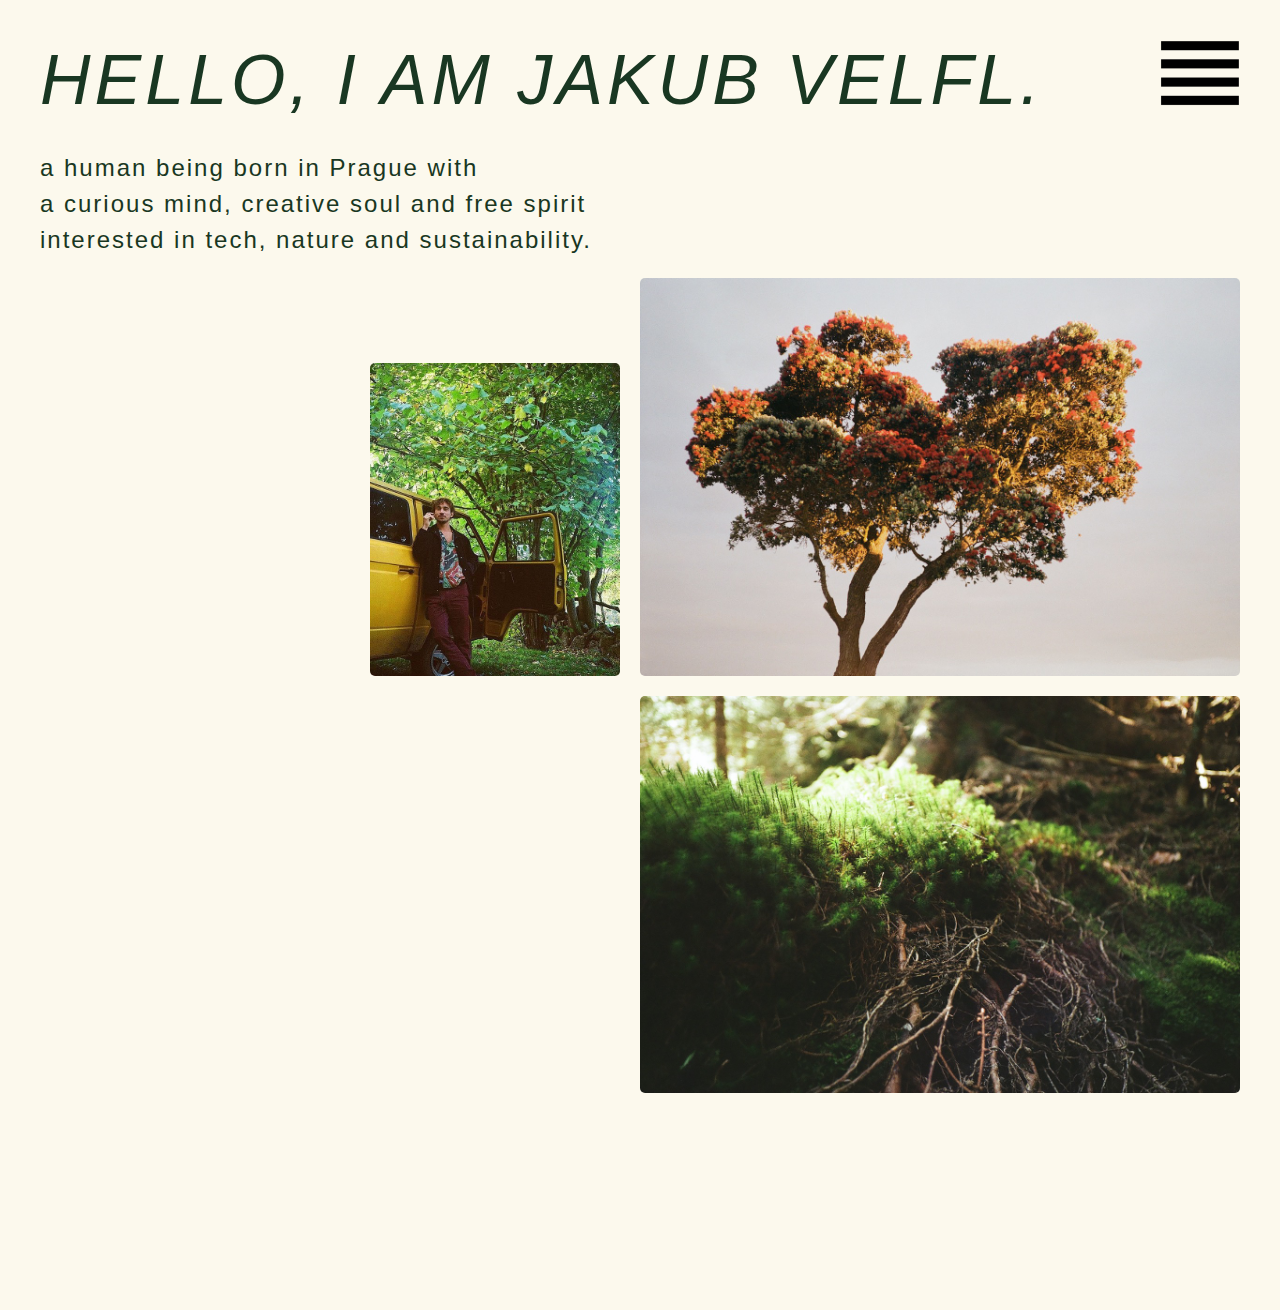
<file: index.html>
<!DOCTYPE html>
<html xmlns="http://www.w3.org/1999/xhtml">

<head>
	<meta http-equiv="Content-Type" content="text/html; charset=utf-8" />
	<meta name="viewport" content="width=device-width, initial-scale=1">
	<title>Jakub Velfl</title>
	<meta name="author" content="Jakub Velfl" />
	<meta name="description" content="Jakub's web" />
	<meta name="keywords" content="personal web, presentation, blog" />
	<meta name="Resource-type" content="Document" />
	<link rel="icon" type="image/png" href="./img/profile_logo.png" width="10px" height="10px">

	<link rel="stylesheet" type="text/css" href="style.css" />
	<script type="text/javascript" src="./jquery-2.1.4.min.js"></script>
	<script src="./jquery.sidr.min.js"></script>

	<script type="text/javascript">
		$(document).ready(function () {
			$('#simple-menu').sidr({
				side: 'right',
			});
			$('#btnClose').click(function () { // when 'btnClose' is clicked…
				$.sidr('close', 'sidr');  // close the div with the ID of "sidr"
			});
			$('#start').click(function () { // when 'btnClose' is clicked…
				$.sidr('close', 'sidr');  // close the div with the ID of "sidr"
			});
			$('body').click(function () {
				$.sidr('close', 'sidr');
			});
		});
	</script>
</head>

<body>
	
	<div class="container">
		<div class="navbar">
			<a class="menu no-border" id="simple-menu" href="#sidr"><img src="./img/ic_view_headline_black_48dp.png"
					id="btnMenu"></a>
		</div>
	</div>

	<div class="section">
		<div class="container">
			<h1 style="margin-right: auto; padding-top: 0.5rem">HELLO, I AM JAKUB VELFL.</h1>
			<div style="align-self: flex-end;">
			<h3>a human being born in Prague with</h3>
			<h3>a curious mind, creative soul and free spirit</h3>
			<h3>interested in tech, nature and sustainability.</h3>
			<div class="flex-row" style="align-items: flex-end; justify-content: right!important; justify-items: center; margin-left: -0.5rem; margin-right: -0.5rem; margin-bottom: 2.5rem; margin-top: 0.5rem">
				<img src="./img/kubavan.jpg" alt="kubavan" srcset="./img/kubavan.jpg" class="smaller" style="margin: 0.5rem; border-radius: 5px;">
				<img src="./img/tree.jpg" alt="tree" srcset="./img/tree.jpg" class="small" style="margin: 0.5rem; border-radius: 5px;">
				<img src="./img/moss.jpg" alt="moss" srcset="./img/moss.jpg" class="small" style="margin: 0.5rem; border-radius: 5px;">
			</div>
			</div>
			<div id="spotify" style="position: sticky; bottom: 1.8rem; right: 2rem; width: 20%; min-width: 300px; margin-left: auto;">
				<iframe style="border-radius:12px"
					src="https://open.spotify.com/embed/playlist/0JfaktvCfeWMbFufy5ytpd?utm_source=generator&theme=0"
					width="100%" height="152" frameBorder="0" allowfullscreen=""
					allow="autoplay; clipboard-write; encrypted-media; fullscreen; picture-in-picture" loading="lazy">
				</iframe>
			</div>
		</div>

	</div>
</body>

<nav id="sidr">
	<ul>
		<li><a class="no-border" href="./index.html">Home</a></li>
		<li><a class="no-border" href="./bio.html">Bio</a></li>
		<li><a class="no-border" href="./projects.html">Projects</a></li>
		<li><a class="no-border" href="./reflections.html">Reflections</a></li>
		<li><a class="no-border" href="./contact.html">Contact</a></li>
	</ul>
</nav>

</html>
</file>
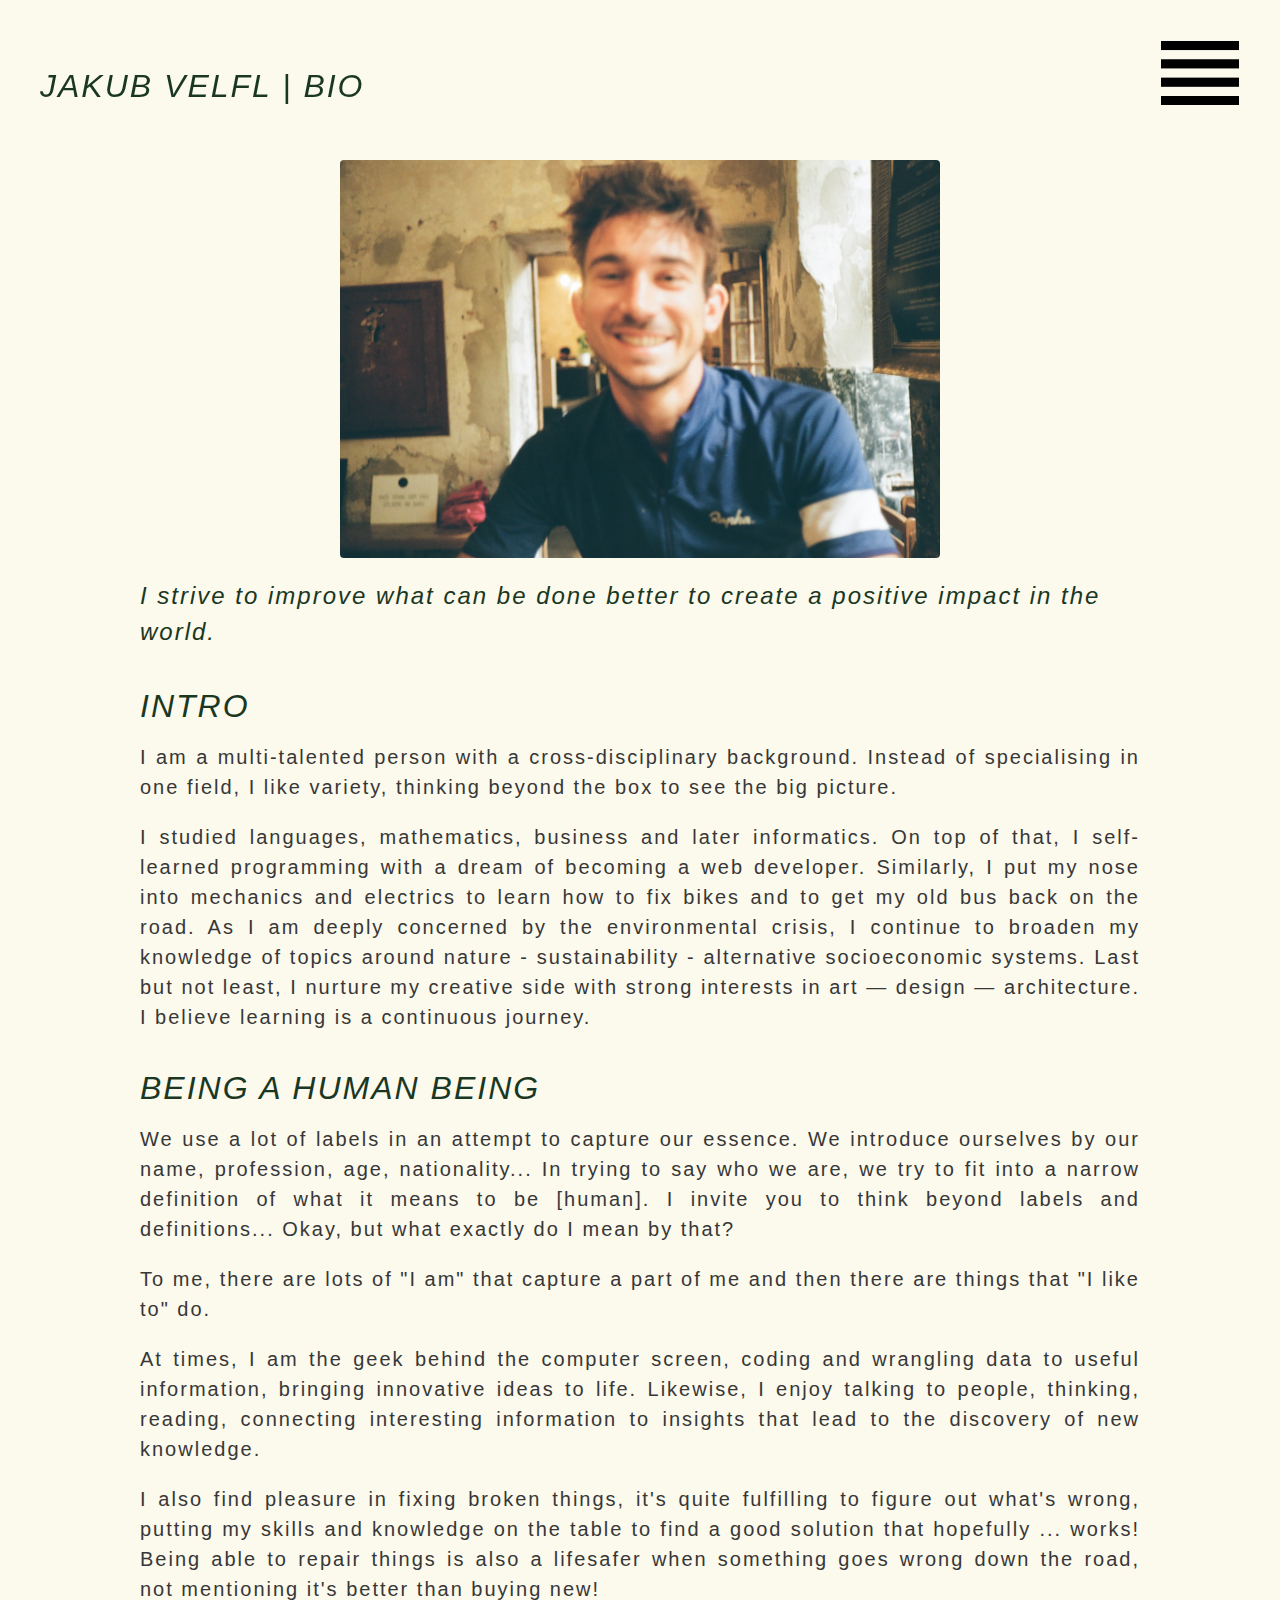
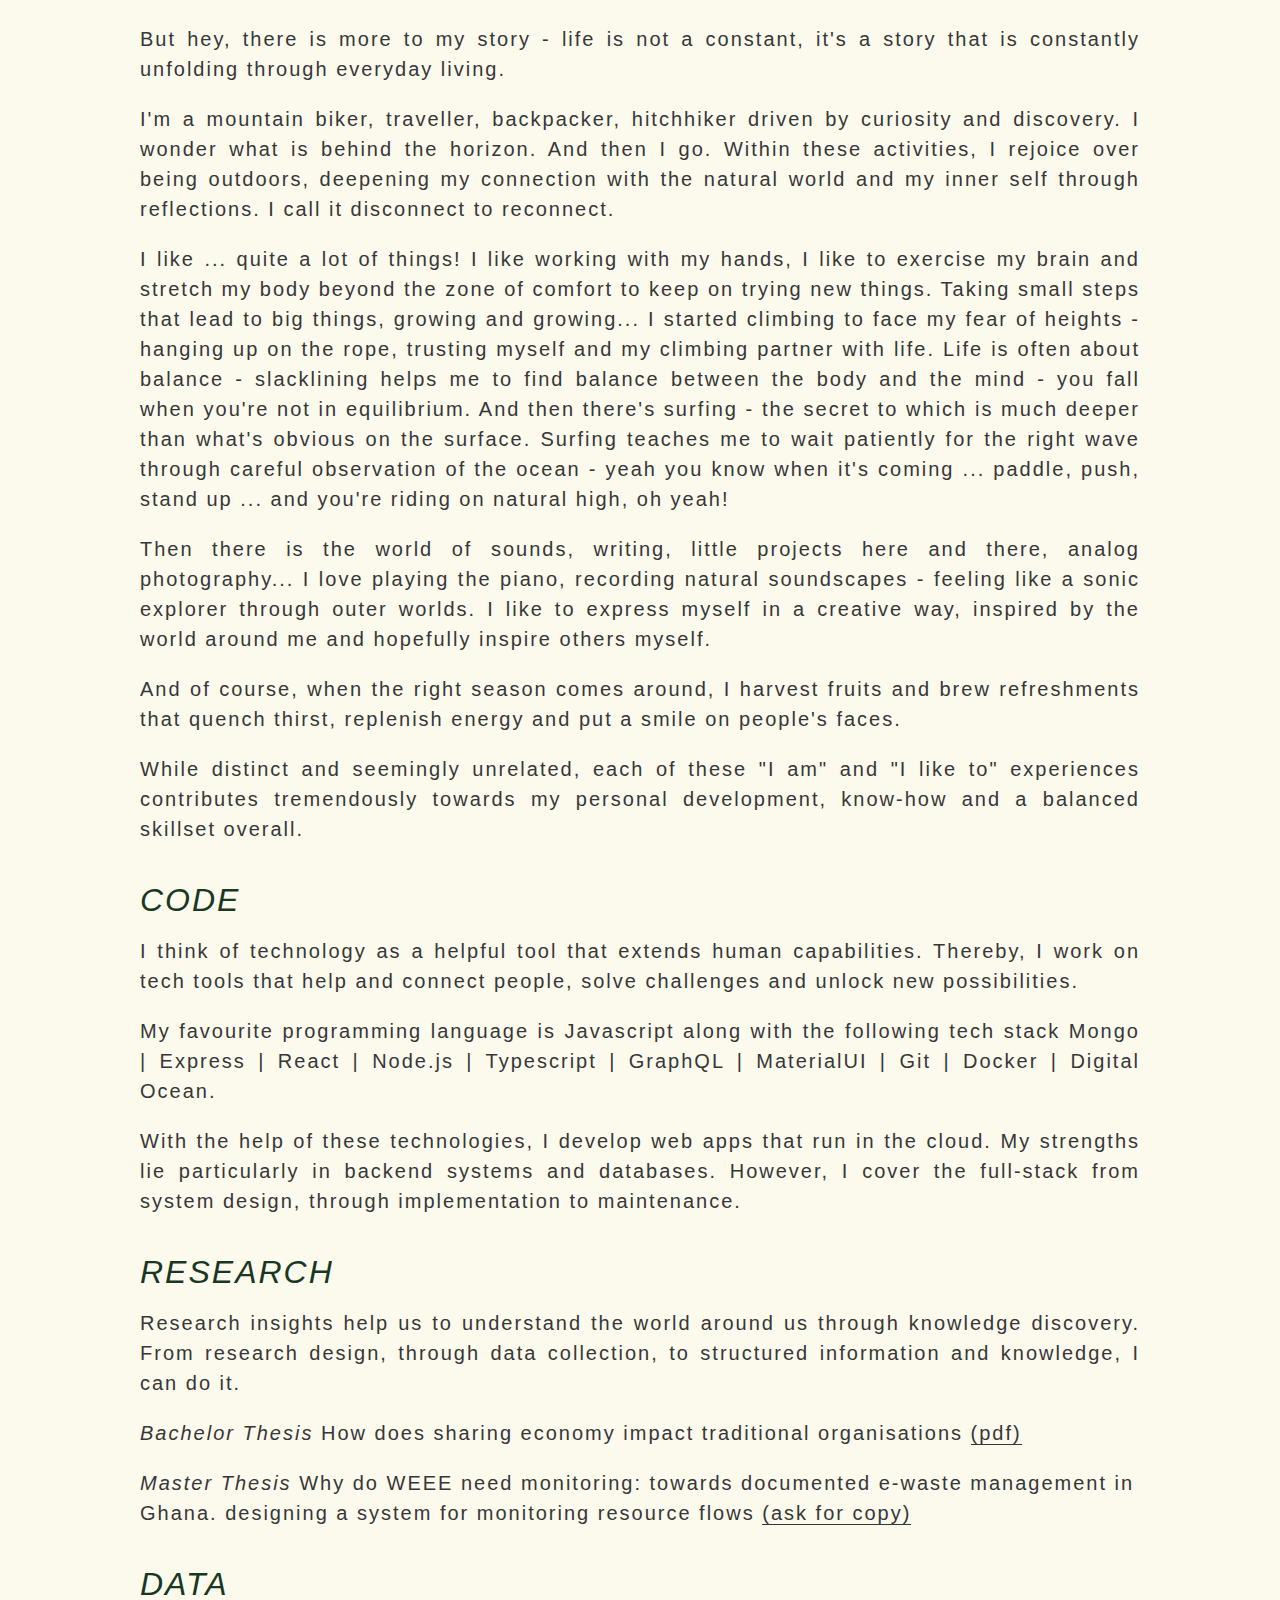
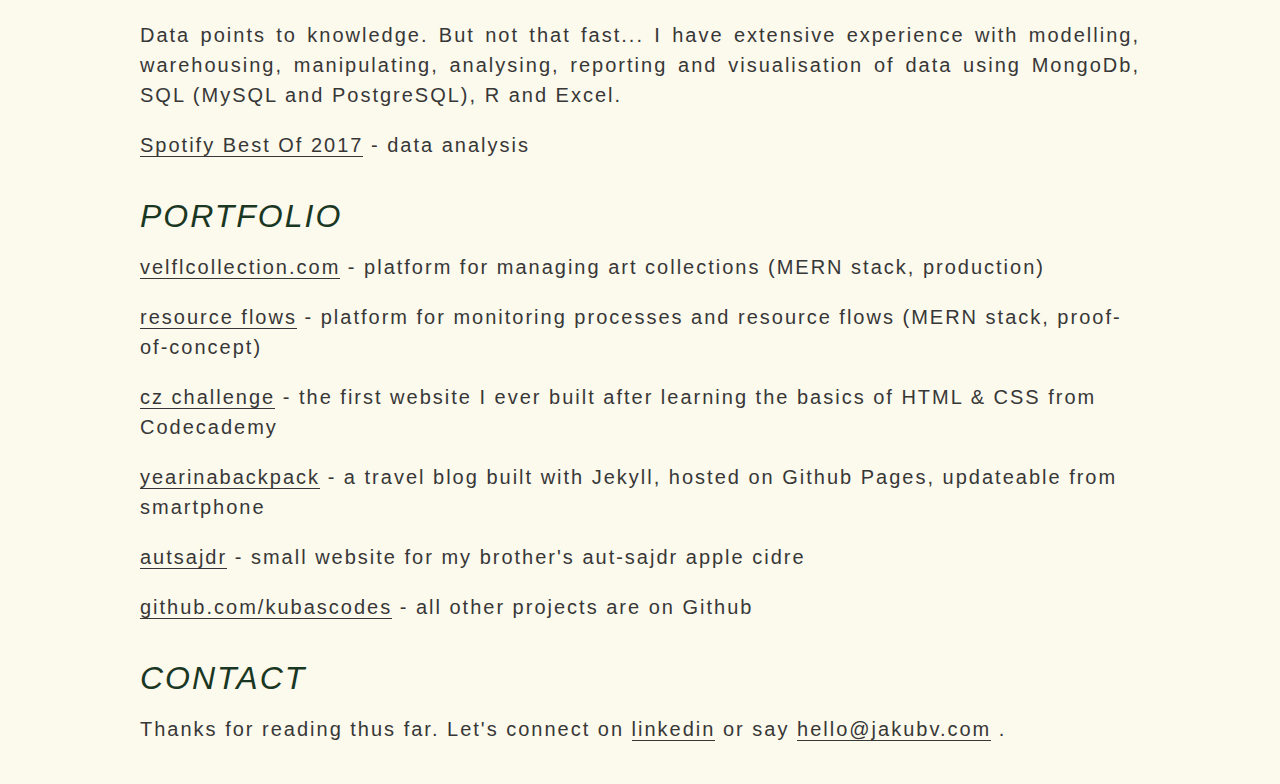
<file: bio.html>
<!DOCTYPE html>
<html xmlns="http://www.w3.org/1999/xhtml">

<head>
	<meta http-equiv="Content-Type" content="text/html; charset=utf-8" />
	<meta name="viewport" content="width=device-width, initial-scale=1">
	<title>Bio - Jakub Velfl</title>
	<meta name="author" content="Jakub Velfl" />
	<meta name="description" content="Jakub's web" />
	<meta name="keywords" content="personal web, presentation, blog" />
	<meta name="Resource-type" content="Document" />
	<link rel="icon" type="image/png" href="./img/profile_logo.png" width="10px" height="10px">

	<link rel="stylesheet" type="text/css" href="style.css" />
	<script type="text/javascript" src="./jquery-2.1.4.min.js"></script>
	<script src="./jquery.sidr.min.js"></script>

	<script type="text/javascript">
		$(document).ready(function () {
			$('#simple-menu').sidr({
				side: 'right',
			});
			$('#btnClose').click(function () {
				$.sidr('close', 'sidr');
			});
			$('#start').click(function () {
				$.sidr('close', 'sidr');
			});
			$('body').click(function () {
				$.sidr('close', 'sidr');
			});
		});
	</script>
</head>

<body>
	<div class="container">
		<div class="navbar">
			<h2 style="margin-right: auto; padding-top: 1.5rem; padding-left: 2rem">JAKUB VELFL | BIO</h2>
			<a class="menu no-border" id="simple-menu" href="#sidr"><img src="./img/ic_view_headline_black_48dp.png"
					id="btnMenu"></a>
		</div>

		<div class="content content-margin-top" style="margin-bottom: 1rem">
			<div class="flex-row">
				<div>
					<img src="./img/kuba-kavarna.jpg" alt="moss" srcset="./img/kuba-kavarna.jpg"
						class="small center-margin" style="margin-top: 1rem; margin-bottom: 1rem; border-radius: 4px;">
					<h3><i>I strive to improve what can be done better to create a positive impact in the world.</i>
					</h3>

					<h2>INTRO</h2>

					<p>I am a multi-talented person with a cross-disciplinary background. Instead of specialising in one
						field, I like variety, thinking beyond the box to see the big picture.</p>

					<p>I studied languages, mathematics, business and later informatics. On top of that, I self-learned
						programming with a dream of becoming a web developer. Similarly, I put my nose into mechanics
						and electrics to learn how to fix bikes and to get my old bus back on the road. As I
						am deeply
						concerned by the environmental crisis, I continue to broaden my knowledge of topics around
						nature - sustainability - alternative socioeconomic systems.
						Last but not least, I nurture my creative side with strong
						interests in art — design — architecture.
						I believe learning is a continuous journey.</p>

					<h2>BEING A HUMAN BEING</h2>

					<p>We use a lot of labels in an attempt to capture our essence. We introduce ourselves by our name,
						profession, age, nationality... In trying to say who
						we are, we try to fit into a narrow definition of what it means to be [human]. I invite you to
						think beyond labels and definitions... Okay, but what exactly do I mean by that?</p>

					<p>To me, there are lots of "I am" that capture a part of me and then there are things that "I
						like to" do.</p>

					<p>At times, I am the geek behind the computer screen, coding and wrangling data to
						useful information, bringing innovative ideas to life. Likewise, I enjoy talking to people,
						thinking, reading, connecting interesting information to insights that lead to the discovery of
						new knowledge.</p>

					<p>I also find pleasure in fixing broken things, it's quite fulfilling to figure out
						what's wrong, putting my skills and knowledge on the table to find a good solution that
						hopefully
						... works! Being able to repair things is also a lifesafer when something goes wrong down the
						road, not mentioning it's better than buying new!</p>

					<p>But hey, there is more to my story - life is not a constant, it's a story that is
						constantly unfolding through everyday living.</p>

					<p>I'm a mountain biker, traveller, backpacker, hitchhiker driven by curiosity and
						discovery. I wonder what is behind the horizon. And then I go. Within these activities,
						I rejoice over being outdoors, deepening my connection with the natural world and my inner self
						through reflections.
						I call it disconnect to reconnect.</p>

					<p>I like ... quite a lot of things! I like working with my hands, I like to exercise my brain and
						stretch my body beyond the zone of comfort to keep on trying new things.
						Taking small steps that lead to big things, growing and growing...
						I started climbing to face my fear of heights - hanging up on the rope, trusting myself and
						my climbing partner with life. Life is often about balance - slacklining helps me to find
						balance between the body and the mind - you fall when you're not in equilibrium.
						And then there's surfing - the secret to which is much deeper than what's obvious
						on the surface. Surfing teaches me to wait patiently for the right wave through careful
						observation of the ocean - yeah you know when it's coming ... paddle, push, stand up ...
						and you're riding on natural high, oh yeah!</p>

					<p>Then there is the world of sounds, writing, little projects here and there, analog
						photography... I love playing the piano, recording natural soundscapes - feeling like a
						sonic explorer through outer worlds. I like to express myself
						in a creative way, inspired by the world around me and hopefully inspire others myself.</p>

					<p>And of course, when the right season comes around, I harvest fruits and brew refreshments that quench
						thirst, replenish energy and put a smile on people's faces.</p>

					<p>While distinct and seemingly unrelated, each of these "I am" and "I like to" experiences
						contributes tremendously
						towards my personal development, know-how and a balanced skillset overall.</p>

					<h2>CODE</h2>

					<p>I think of technology as a helpful tool that extends human capabilities. Thereby, I work on tech
						tools that help and connect people, solve challenges and unlock new possibilities.</p>

					<p>My favourite programming language is Javascript along with the following tech stack Mongo |
						Express | React | Node.js | Typescript | GraphQL | MaterialUI
						| Git | Docker | Digital Ocean.</p>

					<p>With the help of these technologies, I develop web apps that run in the cloud. My strengths lie
						particularly in backend systems and databases. However, I cover the full-stack from
						system design, through
						implementation to maintenance.</p>

					<h2>RESEARCH</h2>

					<p>Research insights help us to understand the world around us through knowledge discovery. From
						research design, through data collection, to structured information and knowledge, I can do it.
					</p>

					<ul>
						<li><b><i>Bachelor Thesis</i></b> How does sharing economy impact traditional organisations <a
								href="assets/jakub velfl - how does sharing economy impact traditional organisations.pdf">(pdf)</a>
						</li>
						<li><b><i>Master Thesis</b></i> Why do WEEE need monitoring: towards documented e-waste
							management in Ghana. designing a system for monitoring resource flows <a
								href="mailto:hello@jakubv.com">(ask for copy)</a>
						</li>
					</ul>

					<h2>DATA</h2>

					<p>Data points to knowledge. But not that fast... I have extensive experience with modelling,
						warehousing,
						manipulating, analysing, reporting and visualisation of data using MongoDb, SQL (MySQL and
						PostgreSQL), R and Excel. </p>

					<ul>
						<li><a href="/assets/spotify.html">Spotify Best Of 2017</a> - data analysis</li>
					</ul>

					<h2>PORTFOLIO</h2>
					<ul>
						<li><a href="https://velflcollection.com">velflcollection.com</a> - platform for managing art
							collections (MERN stack, production)</li>
						<li><a href="http://ewaste.jakubv.com">resource flows</a> - platform for monitoring processes
							and resource flows (MERN stack, proof-of-concept)</li>
						<li><a href="http://czchallenge.jakubv.com">cz challenge</a> - the first website I ever
							built
							after learning the basics of HTML & CSS from Codecademy</li>
						<li><a href="http://yearinabackpack.jakubv.com">yearinabackpack</a> - a travel blog built with
							Jekyll, hosted on Github Pages, updateable from smartphone</li>
						<li><a href="http://autsajdr.cz">autsajdr</a> - small website for my brother's aut-sajdr apple
							cidre</li>
						<li><a href="http://github.com/kubascodes">github.com/kubascodes</a> - all other projects are on
							Github</li>
					</ul>

					<h2>CONTACT</h2>

					<p>Thanks for reading thus far. Let's connect on
						<a href="http://cz.linkedin.com/in/jakubvelfl" id="btnIn" class="socialMargin">linkedin</a>
						or say
						<a href="mailto:hello@jakubv.com" id="btnMail">hello@jakubv.com</a>
						.
					</p>

				</div>
			</div>
		</div>
</body>

<nav id="sidr">
	<ul>
		<li><a class="no-border" href="./index.html">Home</a></li>
		<li><a class="no-border" href="./bio.html">Bio</a></li>
		<li><a class="no-border" href="./projects.html">Projects</a></li>
		<li><a class="no-border" href="./reflections.html">Reflections</a></li>
		<li><a class="no-border" href="./contact.html">Contact</a></li>
	</ul>
</nav>

</html>
</file>
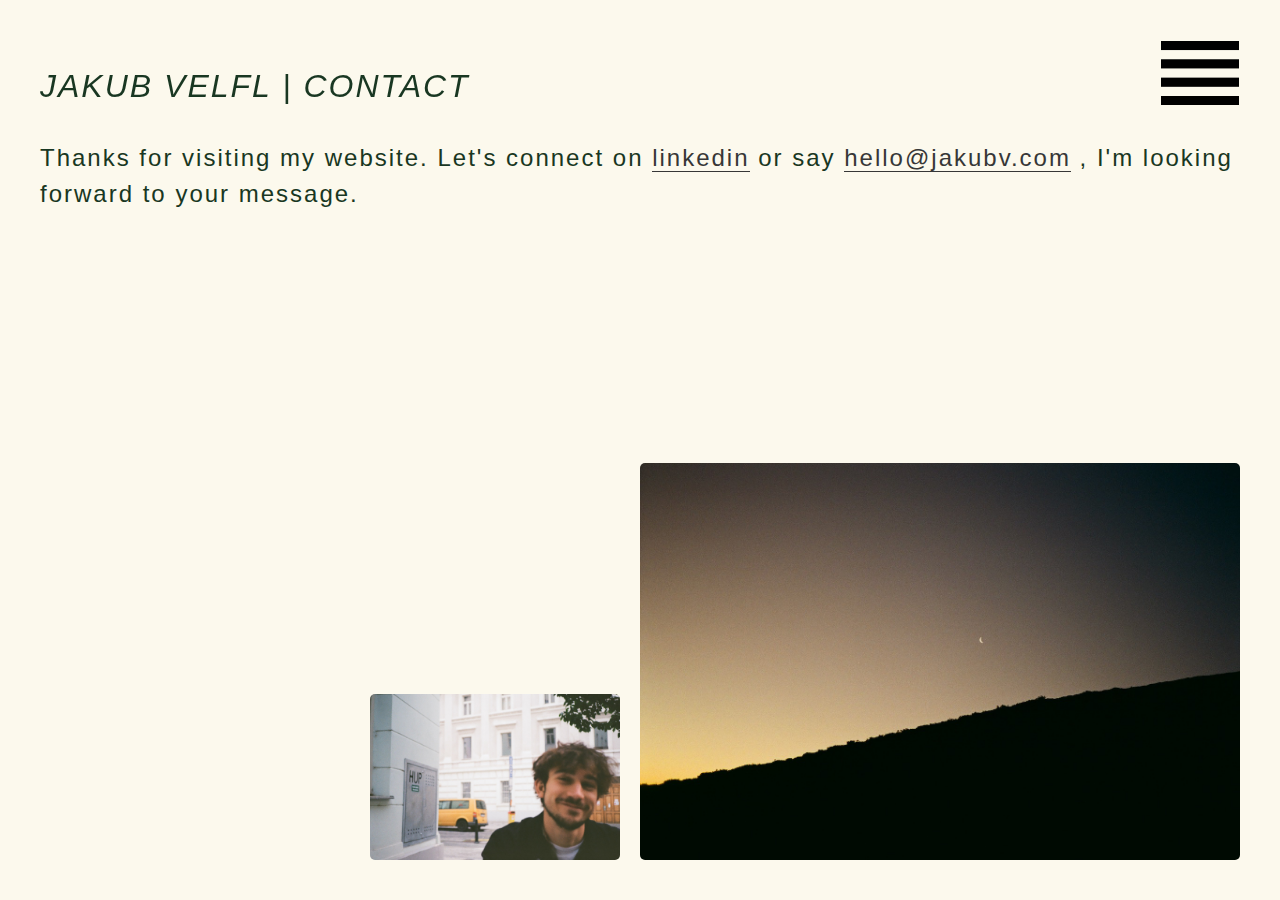
<file: contact.html>
<!DOCTYPE html>
<html xmlns="http://www.w3.org/1999/xhtml">

<head>
	<meta http-equiv="Content-Type" content="text/html; charset=utf-8" />
	<meta name="viewport" content="width=device-width, initial-scale=1">
	<title>Contact - Jakub Velfl</title>
	<meta name="author" content="Jakub Velfl" />
	<meta name="description" content="Jakub's web" />
	<meta name="keywords" content="personal web, presentation, blog" />
	<meta name="Resource-type" content="Document" />
	<link rel="icon" type="image/png" href="./img/profile_logo.png" width="10px" height="10px">


	<link rel="stylesheet" type="text/css" href="style.css" />
	<script type="text/javascript" src="./jquery-2.1.4.min.js"></script>
	<script src="./jquery.sidr.min.js"></script>

	<script type="text/javascript">
		$(document).ready(function () {
			$('#simple-menu').sidr({
				side: 'right',
			});
			$('#btnClose').click(function () { // when 'btnClose' is clicked…
				$.sidr('close', 'sidr');  // close the div with the ID of "sidr"
			});
			$('#start').click(function () { // when 'btnClose' is clicked…
				$.sidr('close', 'sidr');  // close the div with the ID of "sidr"
			});
			$('body').click(function () {
				$.sidr('close', 'sidr');
			});
		});
	</script>
</head>

<body>
	
	<div class="container">
		<div class="navbar">
			<h2 style="margin-right: auto; padding-top: 1.5rem; padding-left: 2rem">JAKUB VELFL | CONTACT</h2>
			<a class="menu no-border" id="simple-menu" href="#sidr"><img src="./img/ic_view_headline_black_48dp.png"
					id="btnMenu"></a>
		</div>
	

	<div class="flex-column" style="height: 100vh">
			<div style="align-self: flex-start;">
				<h3 class="content-margin-top">Thanks for visiting my website. Let's connect on
					<a href="http://cz.linkedin.com/in/jakubvelfl" id="btnIn" class="socialMargin">linkedin</a>
					or say
					<a href="mailto:hello@jakubv.com" id="btnMail">hello@jakubv.com</a>
					, I'm looking forward to your message.
				</h3>
			</div>
			<div style="align-self: flex-end; margin-top: auto; margin-bottom: 1rem">
				<div class="flex-row" style="align-items: flex-end; justify-content: right!important; margin-right: -1rem">
				<img src="./img/kuba-dish.jpg" alt="kuba" srcset="./img/kuba-dish.jpg" class="smaller" style="margin-top: 1rem; margin-bottom: 1rem; margin-right: 1rem; border-radius: 5px;">
				<img src="./img/moonshine.jpg" alt="moonshine" srcset="./img/moonshine.jpg" class="small" style="margin-top: 1rem; margin-bottom: 1rem; margin-right: 1rem; border-radius: 5px;">
			</div>
			</div>

	</div>
</div>
</body>

<nav id="sidr">
	<ul>
		<li><a class="no-border" href="./index.html">Home</a></li>
		<li><a class="no-border" href="./bio.html">Bio</a></li>
		<li><a class="no-border" href="./projects.html">Projects</a></li>
		<li><a class="no-border" href="./reflections.html">Reflections</a></li>
		<li><a class="no-border" href="./contact.html">Contact</a></li>
	</ul>
</nav>

</html>
</file>
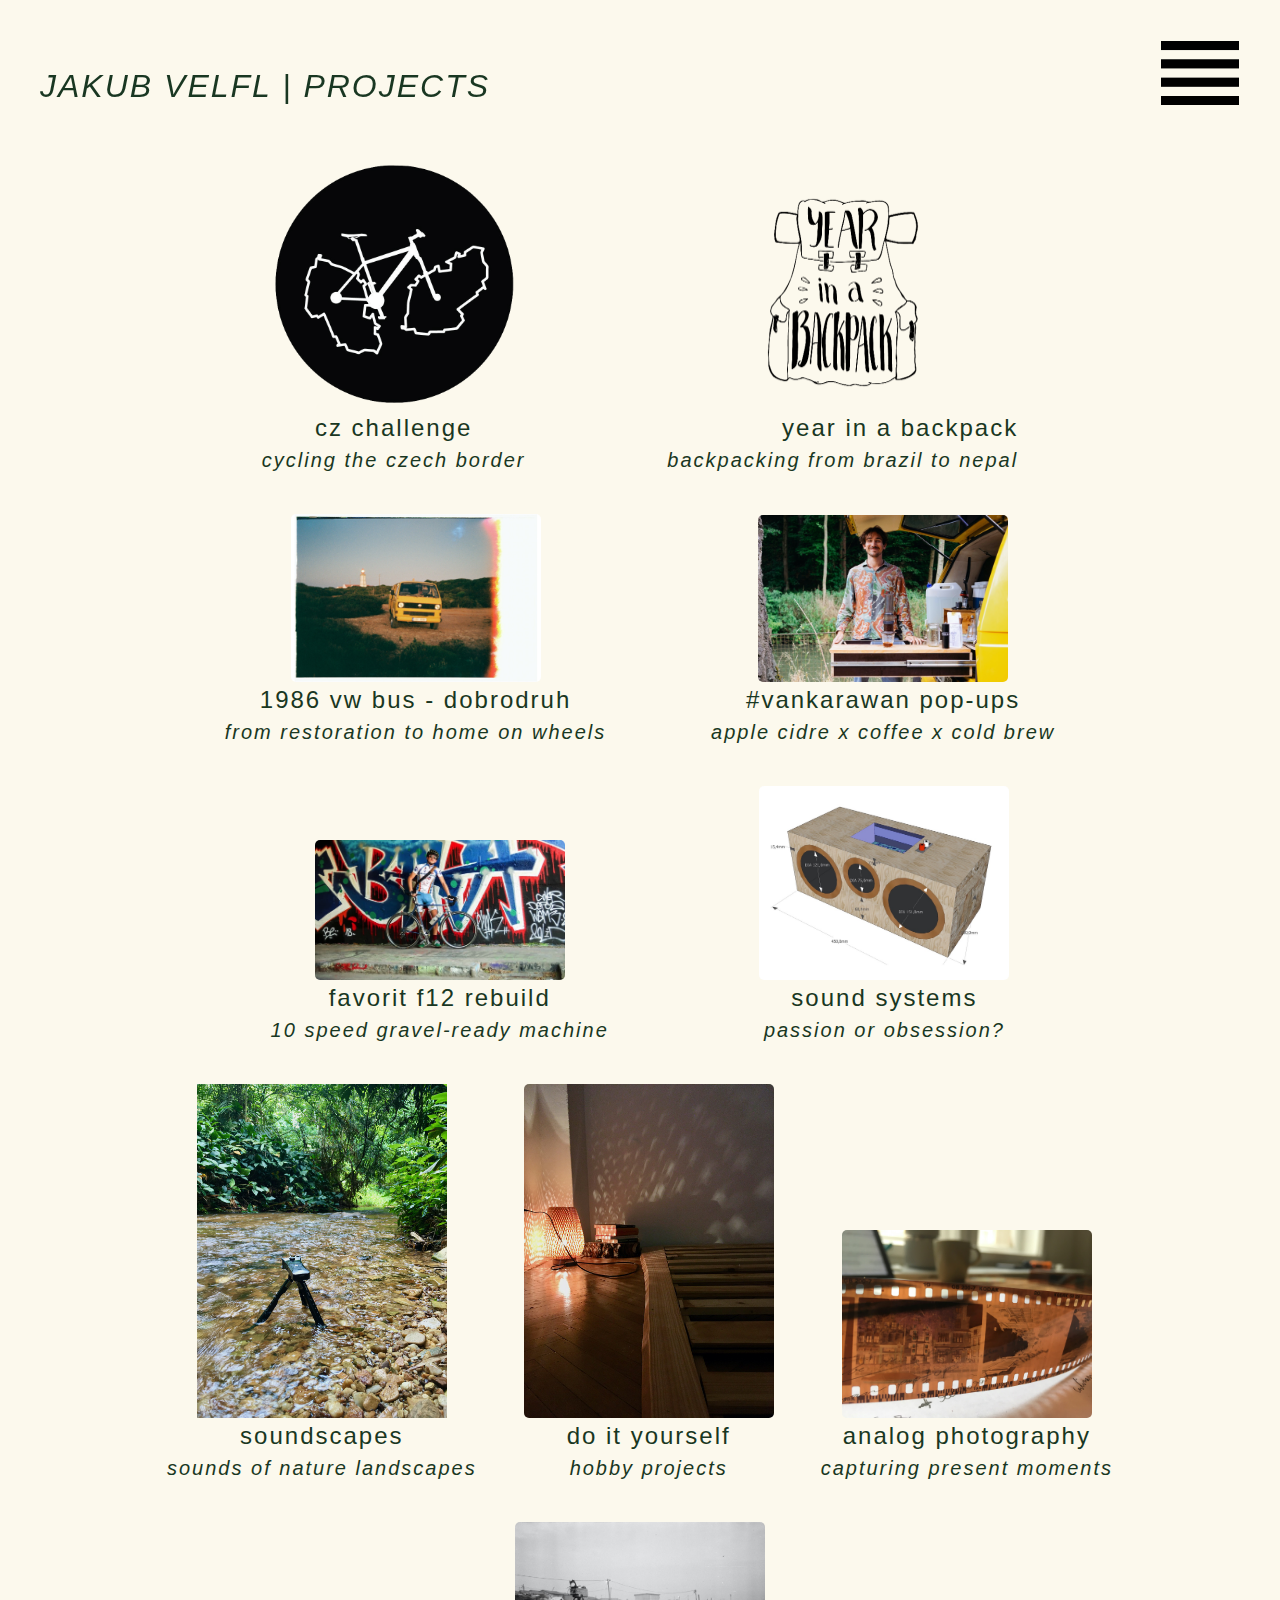
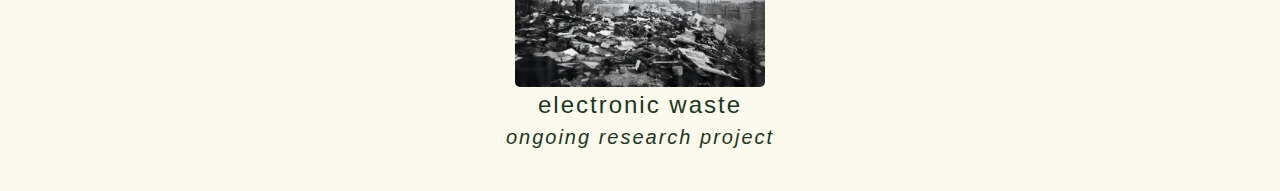
<file: projects.html>
<!DOCTYPE html>
<html xmlns="http://www.w3.org/1999/xhtml">

<head>
	<meta http-equiv="Content-Type" content="text/html; charset=utf-8" />
	<meta name="viewport" content="width=device-width, initial-scale=1">
	<title>Projects - Jakub Velfl</title>
	<meta name="author" content="Jakub Velfl" />
	<meta name="description" content="Jakub's web" />
	<meta name="keywords" content="personal web, presentation, blog" />
	<meta name="Resource-type" content="Document" />
	<link rel="icon" type="image/png" href="./img/profile_logo.png" width="10px" height="10px">


	<link rel="stylesheet" type="text/css" href="style.css" />
	<script type="text/javascript" src="./jquery-2.1.4.min.js"></script>
	<script src="./jquery.sidr.min.js"></script>

	<script type="text/javascript">
		$(document).ready(function () {
			$('#simple-menu').sidr({
				side: 'right',
			});
			$('#btnClose').click(function () { // when 'btnClose' is clicked…
				$.sidr('close', 'sidr');  // close the div with the ID of "sidr"
			});
			$('#start').click(function () { // when 'btnClose' is clicked…
				$.sidr('close', 'sidr');  // close the div with the ID of "sidr"
			});
			$('body').click(function () {
				$.sidr('close', 'sidr');
			});
		});
	</script>
</head>

<body>
	<div class="container">
		<div class="navbar">
			<h2 style="margin-right: auto; padding-top: 1.5rem; padding-left: 2rem">JAKUB VELFL | PROJECTS</h2>
			<a class="menu no-border" id="simple-menu" href="#sidr"><img src="./img/ic_view_headline_black_48dp.png"
					id="btnMenu"></a>
		</div>

		<div class="content content-margin-top center-margin" style="margin-bottom: 1rem">
			<div class="flex-row">
				<div class="flex-item">
					<a class="no-border" href="http://czchallenge.jakubv.com"><img src="img/czchallenge.png"
							class="smaller center-margin">
						<h3 class="align-self-center">cz challenge</h3>
						<h4 class="align-self-center">cycling the czech border</h4>
					</a>
				</div>
				<div class="flex-item">
					<a class="no-border" href="http://yearinabackpack.jakubv.com"><img
							src="img/YIAB_logo_black_medium.png" class="smaller center-margin">
						<h3 class="align-self-center" style="justify-self: end;">year in a backpack</h3>
						<h4 class="align-self-center">backpacking from brazil to nepal</h4>
					</a>
				</div>
				<div class="flex-item">
					<img style="border-radius: 5px;" src="img/bus.jpg" class="smaller">
					<h3 class="align-self-center">1986 vw bus - dobrodruh</h3>
					<h4 class="align-self-center">from restoration to home on wheels</h4>
				</div>
				<div class="flex-item">
					<img style="border-radius: 5px;" src="img/vankarawan.jpg" class="smaller center-margin">
					<h3 class="align-self-center">#vankarawan pop-ups</h3>
					<h4 class="align-self-center">apple cidre x coffee x cold brew</h4>
				</div>
				<div class="flex-item">
					<img style="border-radius: 5px;" src="img/favorit.jpg" class="smaller center-margin">
					<h3 class="align-self-center">favorit f12 rebuild</h3>
					<h4 class="align-self-center">10 speed gravel-ready machine</h4>
				</div>
				<div class="flex-item">
					<img style="border-radius: 5px;" src="img/boombox.jpg" class="smaller center-margin">
					<h3 class="align-self-center">sound systems</h3>
					<h4 class="align-self-center">passion or obsession?</h4>
				</div>
				<div class="flex-item">
					<a class="no-border" href="https://soundcloud.com/kubamusical/"><img src="img/soundscapes.jpg"
							class="smaller center-margin">
						<h3 class="align-self-center">soundscapes</h3>
						<h4 class="align-self-center">sounds of nature landscapes</h4>
					</a>
				</div>
				<div class="flex-item">
					<img style="border-radius: 5px;" src="img/bed.jpg" class="smaller center-margin">
					<h3 class="align-self-center">do it yourself</h3>
					<h4 class="align-self-center">hobby projects</h4>
				</div>
				<div class="flex-item">
					<img style="border-radius: 5px;" src="img/analog.jpg" class="smaller center-margin">
					<h3 class="align-self-center">analog photography</h3>
					<h4 class="align-self-center">capturing present moments</h4>
				</div>
				<div class="flex-item">
					<img style="border-radius: 5px;" src="img/ewaste.jpg" class="smaller center-margin">
					<h3 class="align-self-center">electronic waste</h3>
					<h4 class="align-self-center">ongoing research project</h4>
				</div>
			</div>
		</div>
	</div>
</body>

<nav id="sidr">
	<ul>
		<li><a class="no-border" href="./index.html">Home</a></li>
		<li><a class="no-border" href="./bio.html">Bio</a></li>
		<li><a class="no-border" href="./projects.html">Projects</a></li>
		<li><a class="no-border" href="./reflections.html">Reflections</a></li>
		<li><a class="no-border" href="./contact.html">Contact</a></li>
	</ul>
</nav>

</html>
</file>
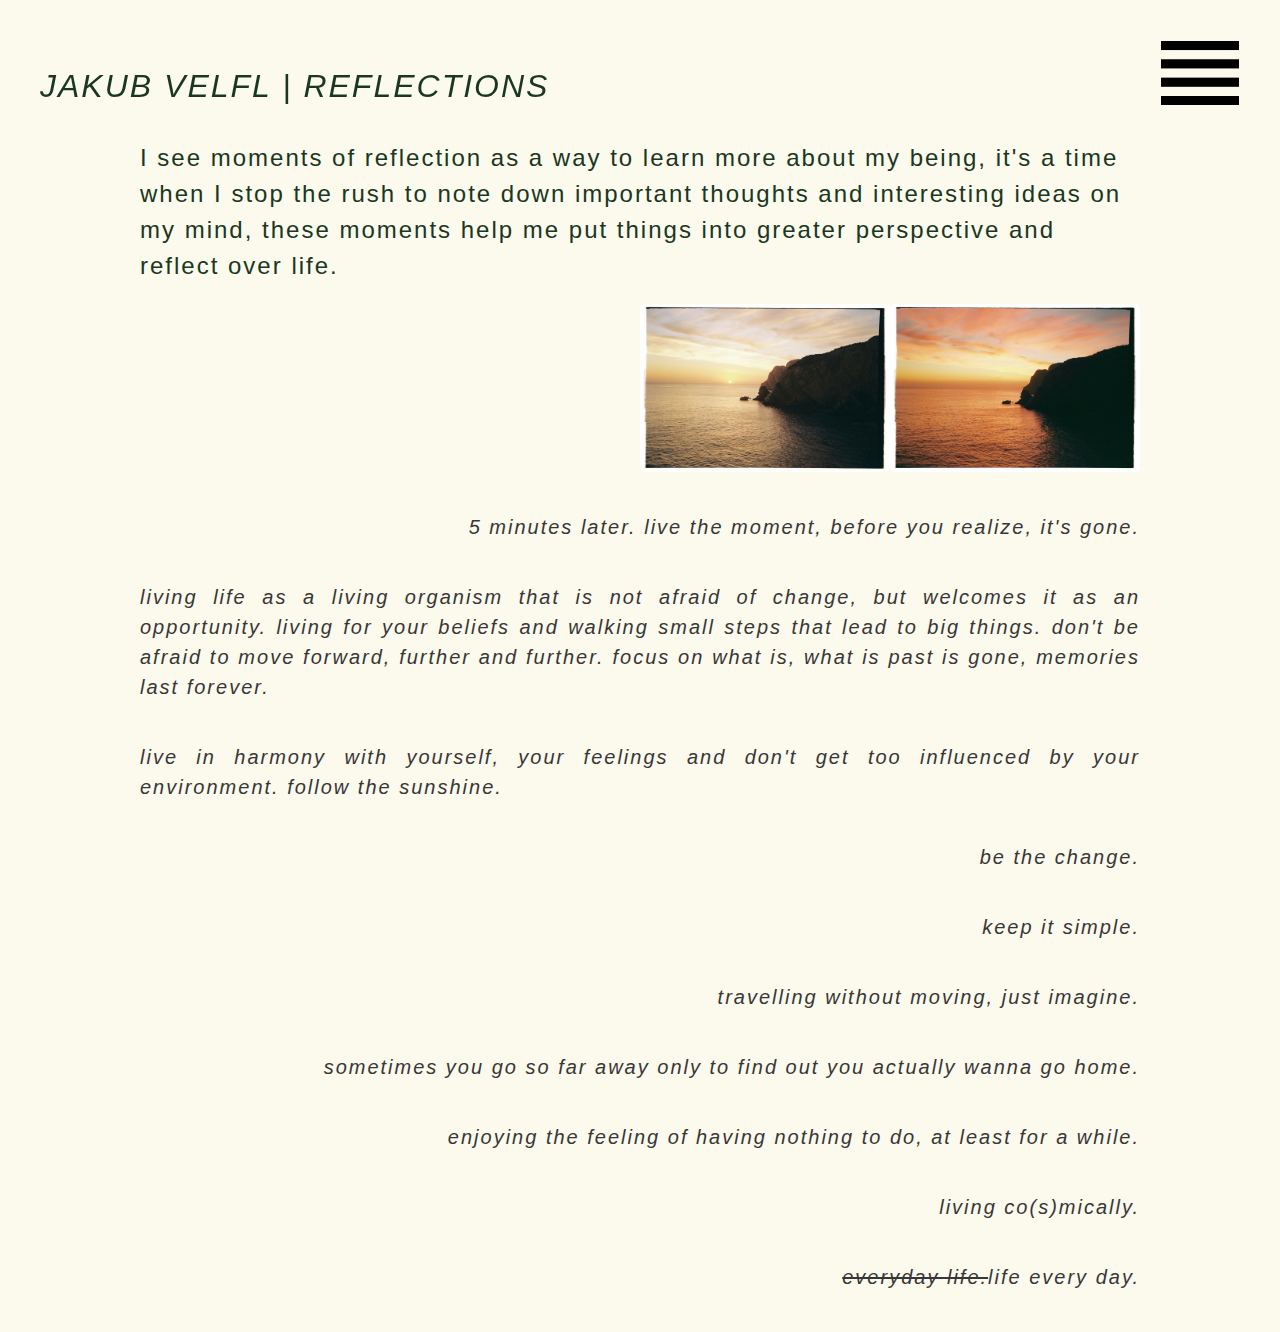
<file: reflections.html>
<!DOCTYPE html>
<html xmlns="http://www.w3.org/1999/xhtml">

<head>
	<meta http-equiv="Content-Type" content="text/html; charset=utf-8" />
	<meta name="viewport" content="width=device-width, initial-scale=1">
	<title>Reflections - Jakub Velfl</title>
	<meta name="author" content="Jakub Velfl" />
	<meta name="description" content="Jakub's web" />
	<meta name="keywords" content="personal web, presentation, blog" />
	<meta name="Resource-type" content="Document" />
	<link rel="icon" type="image/png" href="./img/profile_logo.png" width="10px" height="10px">


	<link rel="stylesheet" type="text/css" href="style.css" />
	<script type="text/javascript" src="./jquery-2.1.4.min.js"></script>
	<script src="./jquery.sidr.min.js"></script>

	<script type="text/javascript">
		$(document).ready(function () {
			$('#simple-menu').sidr({
				side: 'right',
			});
			$('#btnClose').click(function () { // when 'btnClose' is clicked…
				$.sidr('close', 'sidr');  // close the div with the ID of "sidr"
			});
			$('#start').click(function () { // when 'btnClose' is clicked…
				$.sidr('close', 'sidr');  // close the div with the ID of "sidr"
			});
			$('body').click(function () {
				$.sidr('close', 'sidr');
			});
		});
	</script>
</head>

<body>
	<div class="container">
		<div class="navbar">
			<h2 style="margin-right: auto; padding-top: 1.5rem; padding-left: 2rem">JAKUB VELFL | REFLECTIONS</h2>
			<a class="menu no-border" id="simple-menu" href="#sidr"><img src="./img/ic_view_headline_black_48dp.png"
					id="btnMenu"></a>
		</div>

		<div class="content content-margin-top flex-column" style="align-items: flex-end; margin-bottom: 1rem;">
			<h3>I see moments of reflection as a way to learn more about my being, it's a time when I stop the rush to note down important thoughts and interesting ideas on my mind, these moments help me put things into greater perspective and reflect over life.</h3>
				<div class="flex-row" style="align-items: flex-end; justify-content: left!important;">
				<img src="./img/sunset-sun.jpg" alt="sunset sun" srcset="./img/sunset-sun.jpg" class="smaller" style="margin-top: 1rem; margin-bottom: 1rem; border-radius: 5px;">
				<img src="./img/sunset-colours.jpg" alt="sunset colours" srcset="./img/sunset-colours.jpg" class="smaller" style="margin-top: 1rem; margin-bottom: 1rem; border-radius: 5px;">
				</div>
				<p><i>5 minutes later. live the moment, before you realize, it's gone.</i></p>
				<p><i>living life as a living organism that is not afraid of change, but welcomes it as an opportunity.
					living for your beliefs and walking small steps that lead to big things. don't be afraid to move forward, further and further. focus on what is, what is past is gone, memories last forever.</i></p>
			<p><i>live in harmony with yourself, your feelings and don't get too influenced by your environment. follow the sunshine.</i></p>
			<p><i>be the change.</i></p>
			<p><i>keep it simple.</i></p>
			<p><i>travelling without moving, just imagine.</i></p>
			<p><i>sometimes you go so far away only to find out you actually wanna go home.</i></p>
			<p><i>enjoying the feeling of having nothing to do, at least for a while.</i></p>
			<p><i>living co(s)mically.</i></p>
			<p><i><s>everyday life.</s></i><i>life every day.</i></p>
		</div>

	</div>

</body>

<nav id="sidr">
	<ul>
		<li><a class="no-border" href="./index.html">Home</a></li>
		<li><a class="no-border" href="./bio.html">Bio</a></li>
		<li><a class="no-border" href="./projects.html">Projects</a></li>
		<li><a class="no-border" href="./reflections.html">Reflections</a></li>
		<li><a class="no-border" href="./contact.html">Contact</a></li>
	</ul>
</nav>

</html>
</file>
<file: style.css>
/* RESET CSS */
body,
div,
dl,
dt,
dd,
ul,
ol,
li,
h1,
h2,
h3,
h4,
h5,
h6,
pre,
form,
fieldset,
input,
textarea,
p,
blockquote,
th,
td {
  padding: 0;
  margin: 0;
}

a {
  text-decoration: none;
}

table {
  border-spacing: 0;
}

fieldset,
img {
  border: 0;
}

address,
caption,
cite,
code,
dfn,
rem,
strong,
th,
var {
  font-weight: normal;
  font-style: normal;
}

strong {
  font-weight: bold;
}

ol,
ul {
  list-style: none;
  margin: 0;
  padding: 0;
}

caption,
th {
  text-align: left;

}

h1,
h2,
h3,
h4,
h5,
h6 {
  font-weight: normal;
  font-size: 100%;
  margin: 0;
  padding: 0;
  color: #444;
}

q:before,
q:after {
  content: '';
}

abbr,
acronym {
  border: 0;
}


/* RESPONSIVE */

@media screen and (max-width: 500px) {
  html {
    font-size: 14px;
  }
}

@media screen and (min-width: 500px) {
  html {
    font-size: 16px;
  }
}

@media screen and (min-width: 1000px) {
  html {
    font-size: 20px;
  }
}

@media screen and (min-width: 1500px) {
  html {
    font-size: 22px;
  }
}

img,
picture,
video {
  max-width: 100%;
}

/* ********** */
/* ********** */
/* ********** */
/* CUSTOM CSS */
/* ********** */
/* ********** */
/* ********** */

/* BODY */

body {
  font-family: "Helvetica Neue", Helvetica, Arial, sans-serif;
  background-color: #FCF9ED;
  letter-spacing: 0.1rem;
}

.container {
  margin-left: 2rem;
  margin-right: 2rem;
}

.content {
  display: flex;
  max-width: 1000px;
  margin-right: auto;
  margin-left: auto;
  /*margin: 1rem 0 1rem 0;*/
}


.flex-row {
  display: flex;
  flex-wrap: wrap;
  justify-content: space-evenly;
}

.flex-column {
  display: flex;
  flex-direction: column;
}

.flex-item {
  margin: 1rem;
  justify-content: end;
  align-items: center;
  display: flex;
  flex-direction: column;
}

/* ALIGNMENT */

.content-margin-top {
  margin-top: 140px;
}

.center-margin {
  margin-left: auto!important;
  margin-right: auto!important;
}

.align-self-center {
  align-self: center;
  text-align: center;
}

.align-self-right {
  align-self: end;
  text-align: right;
  margin-left: auto;
}

.align-self-left {
  text-align: left;
  align-self: start;
}

.no-padding {
  padding: 0;
}

#center {
  text-align: center;
  justify-content: center;
  align-items: center;
}

/* TYPOGRAPHY */

p {
  text-align: justify;
  margin-bottom: 1rem;
  margin-top: 1rem;
  line-height: 1.5rem;
  font-weight: 300;
  letter-spacing: 0.1rem;
  font-family: "Helvetica Neue", Helvetica, Arial, sans-serif;
  font-variant: normal;
  color: #373737
}

h1 {
  font-size: 3.5rem;
  line-height: 5rem;
  font-style: italic;
  text-transform: uppercase;
  font-variant: bolder;
  letter-spacing: 0.2rem;
  font-family: "HelveticaNeue", "Helvetica Neue", Helvetica, Arial, sans-serif;;
  font-weight: 200;
  margin-bottom: 1rem;
  margin-top: 1rem;
  color: #193722;
}

h2 {
  font-size: 1.6rem;
  line-height: 1.6rem;
  margin-bottom: 1rem;
  margin-top: 2rem;
  font-weight: 400;
  font-family: "Helvetica Neue", Helvetica, Arial, sans-serif;
  font-style: italic;
  font-variant: lighter;
  color: #193722;
}

h3 {
  font-size: 1.2rem;
  line-height: 1.8rem;
  font-weight: 300;
  font-family: "Helvetica Neue", Helvetica, Arial, sans-serif;
  color: #193722;
}

h4 {
  font-size: 1rem;
  line-height: 1.4rem;
  font-weight: 300;
  font-style: italic;
  max-width: 400px;
  font-family: "Helvetica Neue", Helvetica, Arial, sans-serif;
  color: #193722;
}

.white {
  color: white;
}

a {
  color: #373737;
  border-bottom: 1px #373737 solid;
}

a:hover {
  color: #43A16F!important;
  /*border-bottom: 1px #43A16F dashed!important;*/
}

ul > li {
  padding: 0;
  margin: 1rem 0 1rem 0;
  text-indent: 0;
}

li {
  color: #373737;
  padding: 0 2rem 0 2rem;
  margin: 0 2rem 0 2rem;
  text-indent: -1.35rem;
  text-align: left;
  font-family: "Helvetica Neue", Helvetica, Arial, sans-serif;
  font-weight: 300;
  line-height: 1.5rem;
  letter-spacing: 0.1rem;
}

/* SECTIONS */

#section0 {
  background-image: url(img/cover.jpg);
  background-size: cover;
  background-repeat: no-repeat;
  height: 100vh;
}

.section-nature {
  margin: 0; /* Remove default margin */
  padding: 0; /* Remove default padding */
  height: 110vh;
  width: 100%;
  left: 0;
  bottom: 0;
  background-image: url(img/moss.jpg);
  background-size: cover;
  background-position: center bottom;
  background-repeat: no-repeat;
}

/* no longer used
.body-scroll {
  scroll-snap-type: y mandatory;
}

.section {
  scroll-snap-align: start;
  height: 100%;
  display: flex;
  flex-direction: column;
  flex-grow: 1;
}
*/

/* IMAGES AND LOGOS */

#hlavniLogo {
  width: 400px;
}

.navLogo {
  height: 30px;
  width: 30px;
}

#bottom {
  top: 50px;
  font-size: 1.2rem;
  position: relative;
  display: block;
  margin-left: auto;
  margin-right: auto;
}

.small {
  width: 80%;
  max-width: 600px;
  height: auto;
  display: flex;
}

.smaller {
  width: 250px;
  height: auto;
  display: flex;
}

.smallest {
  width: 100%;
  max-width: 250px;
  height: auto;
  display: flex;
}

.no-border {
  border: none!important;
}

/* MENU */

 .navbar {
  position: fixed;
  top: 0;
  left: 0;
  display: flex;
  flex-direction: row;
  justify-content: end;
  align-items: start;
  height: 140px;
  width: 100%;
}

 #btnMenu {
  width: 3rem;
  min-width: 80px;
  color: #444;
  font-family: Helvetica, Arial, sans-serif;
  z-index: 100;
  padding: 2rem;
}

#btnMenu a:hover {
  border-bottom: none!important;
}

#sidr {
  /* Default Settings */
  display: none;
  position: fixed;
  top: 100px;
  height: 100%;
  z-index: 999999;
  width: 80%;
  overflow-x: none;
  overflow-y: scroll;
  /* Threme Settings */
  
}

#sidr a {
  color: #444;
  font-family: "Helvetica Neue", Helvetica, Arial, sans-serif;
  font-style: italic;
  font-weight: 300;
  font-size: 1.3rem;
  line-height: 2.5rem;
  margin: 0.5rem;
  letter-spacing: 0.1rem;
  font-variant: lighter;
  display: flex;
  flex-direction: column;
  justify-content: center;
}

.right {
  left: auto;
  right: -260px;
}
</file>
